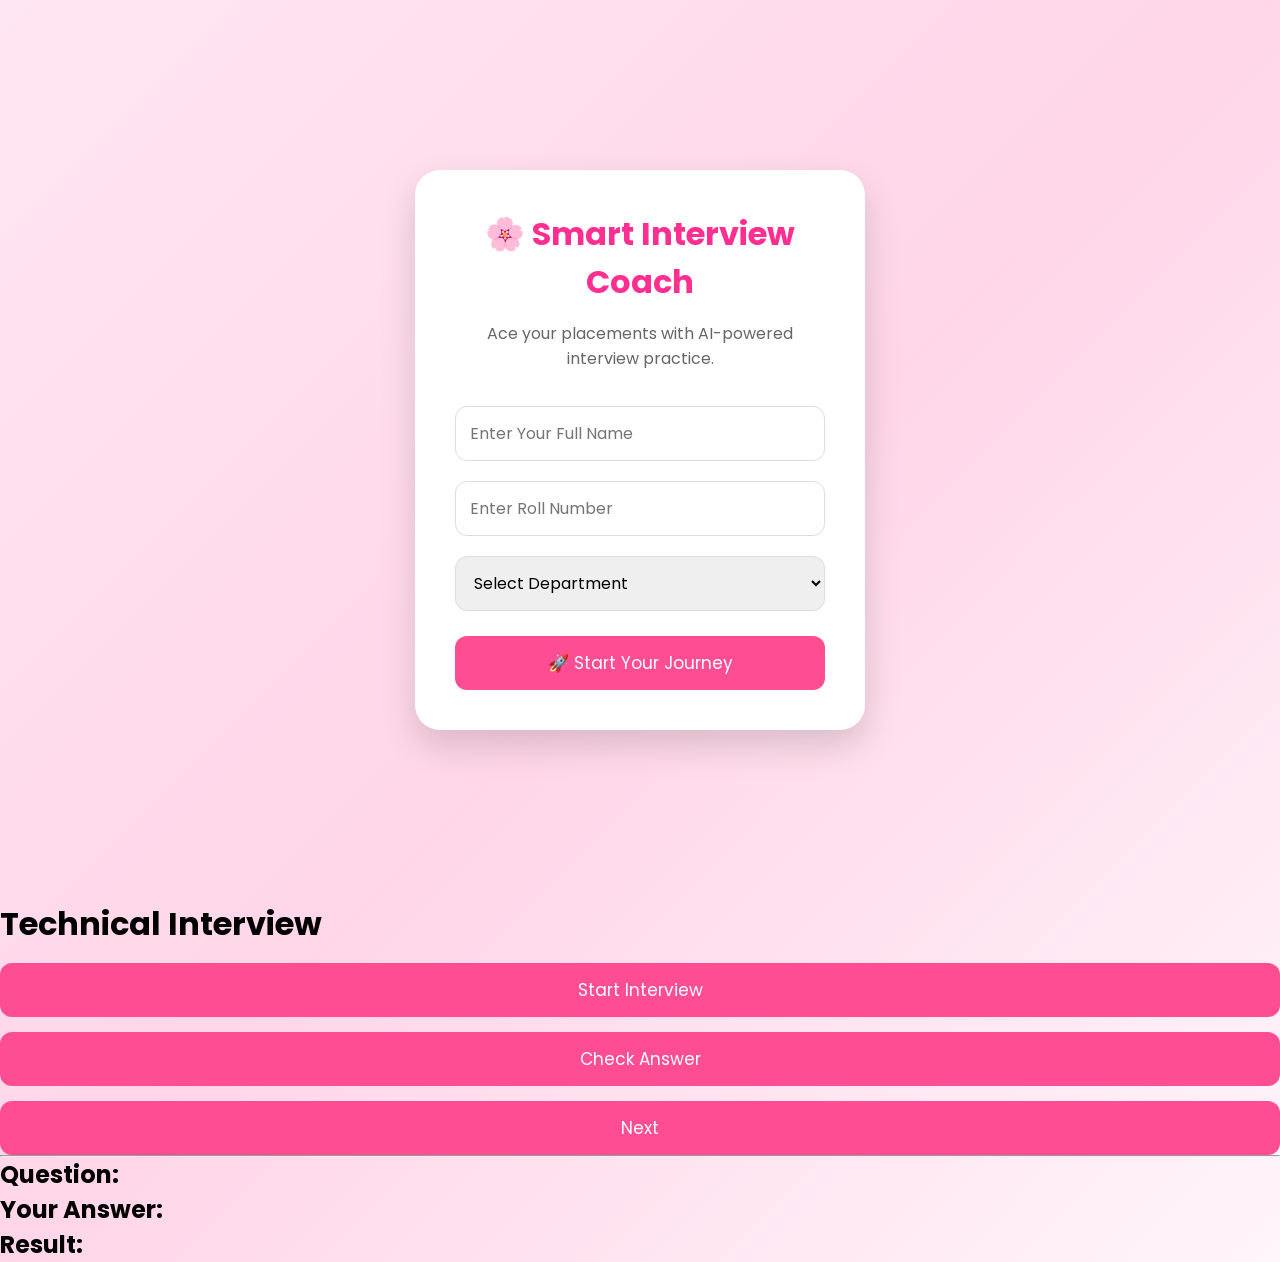
<file: index.html>
<!DOCTYPE html>
<html lang="en">

<head>

<meta charset="UTF-8">

<meta name="viewport" content="width=device-width, initial-scale=1.0">

<title>Smart Interview Coach</title>

<link rel="stylesheet" href="style.css">

<link rel="preconnect" href="https://fonts.googleapis.com">

<link href="https://fonts.googleapis.com/css2?family=Poppins:wght@300;400;600;700&display=swap" rel="stylesheet">

</head>

<body>

<div class="container">

<div class="card">

<h1>🌸 Smart Interview Coach</h1>

<p class="subtitle">

Ace your placements with AI-powered interview practice.

</p>

<input
type="text"
id="username"
placeholder="Enter Your Full Name">

<input
type="text"
id="roll"
placeholder="Enter Roll Number">

<select id="department">

<option value="">Select Department</option>

<option>AIML</option>

<option>CSE</option>

<option>ECE</option>

<option>EEE</option>

<option>IT</option>

<option>MECH</option>

<option>CIVIL</option>

</select>

<button onclick="startInterview()">

🚀 Start Your Journey

</button>

</div>

</div>

<script src="script.js"></script>

</body>

</html>
<!DOCTYPE html>
<html>
<head>
    <title>Smart Interview - Technical</title>
</head>

<body>

<h1>Technical Interview</h1>

<button onclick="startTechnicalInterview()">Start Interview</button>
<button onclick="checkTechAnswer()">Check Answer</button>
<button onclick="nextTechQuestion()">Next</button>

<hr>

<h2>Question:</h2>
<div id="questionBox"></div>

<h2>Your Answer:</h2>
<div id="answerBox"></div>

<h2>Result:</h2>
<div id="feedbackBox"></div>

<script src="speech.js"></script>
<script src="technical-interview.js"></script>

</body>
</html>
</file>
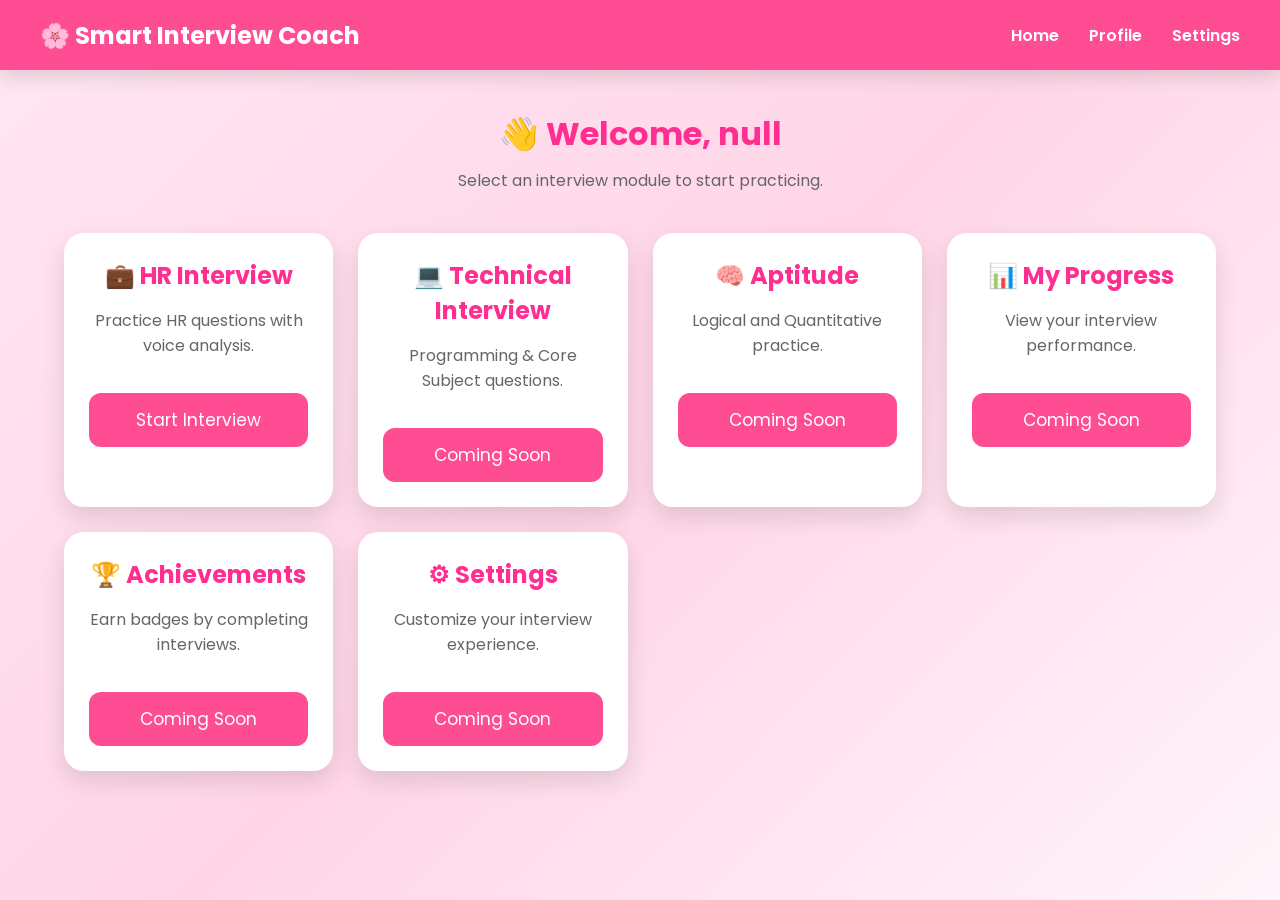
<file: dashboard.html>
<!DOCTYPE html>
<html lang="en">

<head>

<meta charset="UTF-8">
<meta name="viewport" content="width=device-width, initial-scale=1.0">

<title>Dashboard</title>

<link rel="stylesheet" href="style.css">

<link rel="preconnect" href="https://fonts.googleapis.com">

<link href="https://fonts.googleapis.com/css2?family=Poppins:wght@300;400;600;700&display=swap" rel="stylesheet">

</head>

<body>

<nav class="navbar">

<h2>🌸 Smart Interview Coach</h2>

<ul>

<li><a href="dashboard.html">Home</a></li>

<li><a href="profile.html">Profile</a></li>

<li><a href="#">Settings</a></li>

</ul>

</nav>

<div class="dashboard">

<h1 id="welcome"></h1>

<p>Select an interview module to start practicing.</p>

<div class="cards">

<div class="card-box">

<h2>💼 HR Interview</h2>

<p>Practice HR questions with voice analysis.</p>

<button onclick="location.href='interview.html'">

Start Interview

</button>

</div>

<div class="card-box">

<h2>💻 Technical Interview</h2>

<p>Programming & Core Subject questions.</p>

<button>

Coming Soon

</button>

</div>

<div class="card-box">

<h2>🧠 Aptitude</h2>

<p>Logical and Quantitative practice.</p>

<button>

Coming Soon

</button>

</div>

<div class="card-box">

<h2>📊 My Progress</h2>

<p>View your interview performance.</p>

<button>

Coming Soon

</button>

</div>

<div class="card-box">

<h2>🏆 Achievements</h2>

<p>Earn badges by completing interviews.</p>

<button>

Coming Soon

</button>

</div>

<div class="card-box">

<h2>⚙ Settings</h2>

<p>Customize your interview experience.</p>

<button>

Coming Soon

</button>

</div>

</div>

</div>

<script>

const username = localStorage.getItem("username");

document.getElementById("welcome").innerHTML =
"👋 Welcome, " + username;

</script>

</body>

</html>
</file>
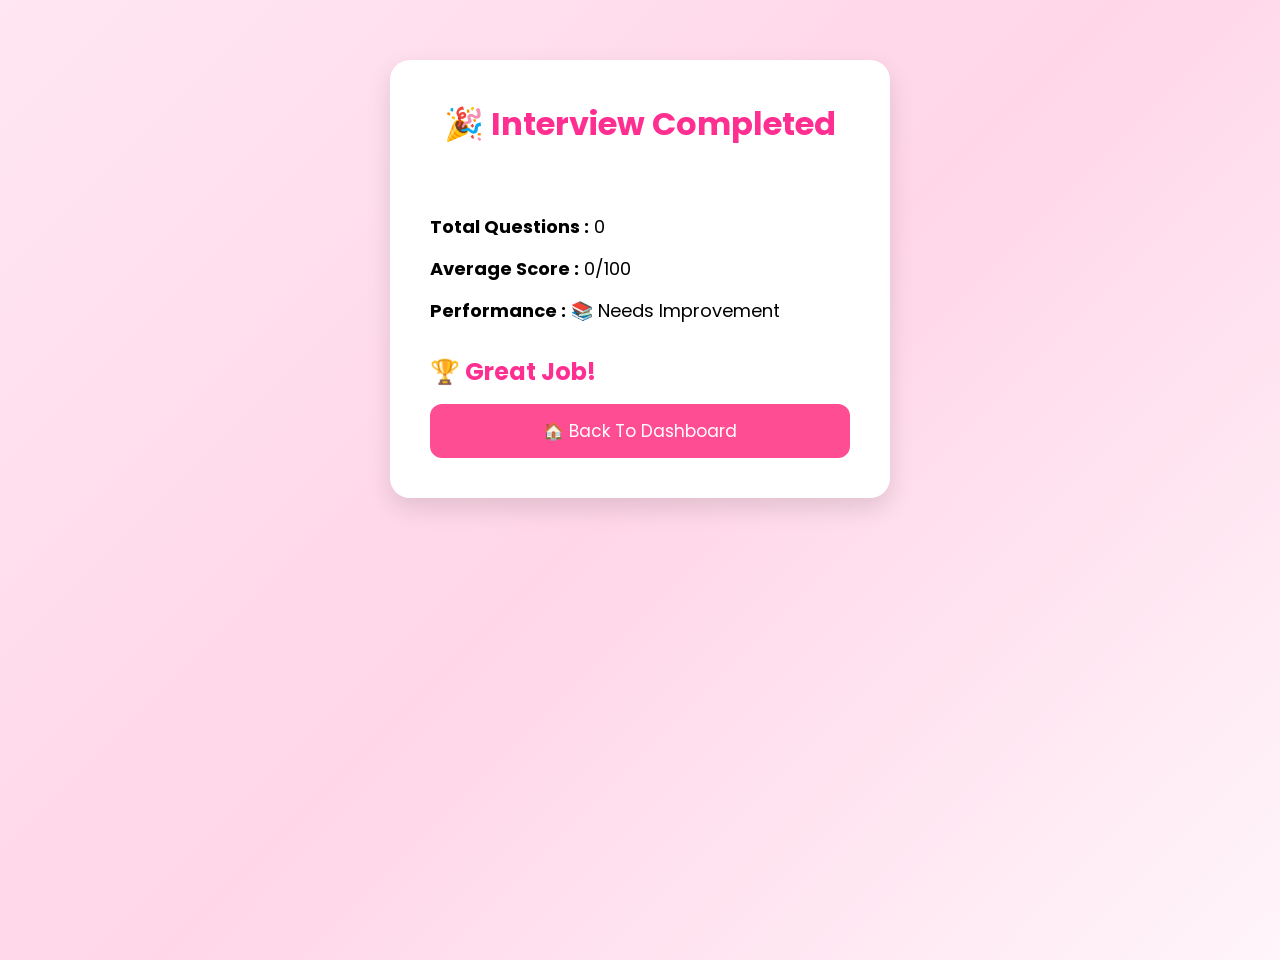
<file: feedback.html>
<!DOCTYPE html>
<html lang="en">

<head>

<meta charset="UTF-8">

<meta name="viewport" content="width=device-width, initial-scale=1.0">

<title>Final Interview Report</title>

<link rel="stylesheet" href="style.css">

<link href="https://fonts.googleapis.com/css2?family=Poppins:wght@300;400;600;700&display=swap" rel="stylesheet">

</head>

<body>

<div class="profile-card">

<h1>🎉 Interview Completed</h1>

<h2 id="studentName"></h2>

<br>

<p><strong>Total Questions :</strong> <span id="total"></span></p>

<p><strong>Average Score :</strong> <span id="average"></span></p>

<p><strong>Performance :</strong> <span id="performance"></span></p>

<h2 style="margin-top:30px;color:#ff2f92;">
🏆 Great Job!
</h2>

<button onclick="location.href='dashboard.html'">

🏠 Back To Dashboard

</button>

</div>

<script>

const username=localStorage.getItem("username");

document.getElementById("studentName").innerHTML=
username;

const scores=JSON.parse(localStorage.getItem("scores")) || [];

document.getElementById("total").innerHTML=scores.length;

let sum=0;

scores.forEach(score=>{

sum+=score;

});

let average=0;

if(scores.length>0){

average=Math.round(sum/scores.length);

}

document.getElementById("average").innerHTML=
average+"/100";

let performance="";

if(average>=90){

performance="🌟 Excellent";

}

else if(average>=75){

performance="👍 Very Good";

}

else if(average>=60){

performance="🙂 Good";

}

else{

performance="📚 Needs Improvement";

}

document.getElementById("performance").innerHTML=
performance;

localStorage.removeItem("scores");

</script>

</body>

</html>
</file>
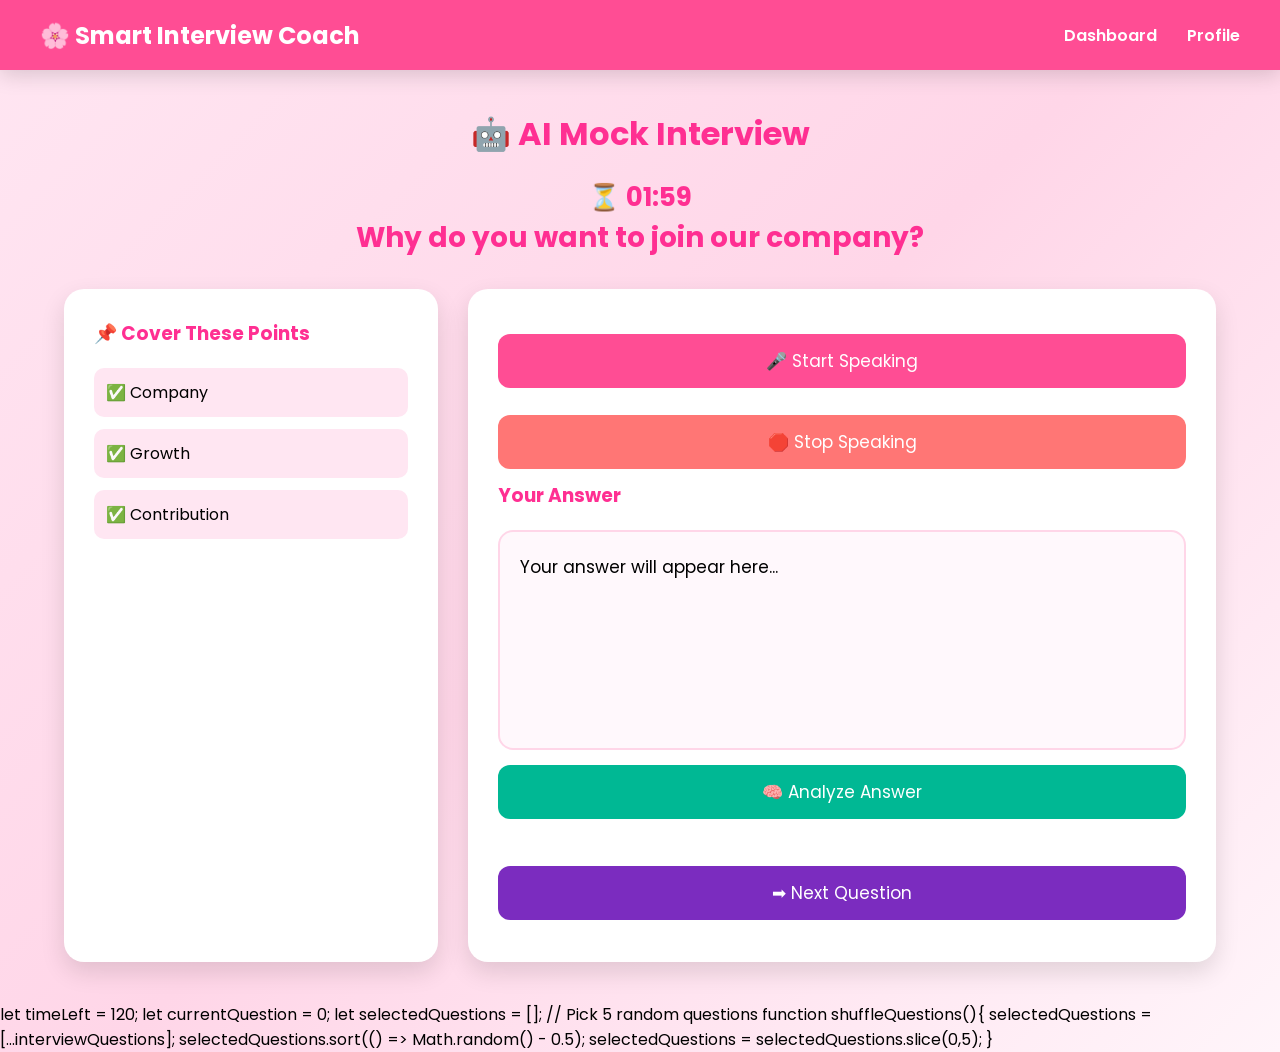
<file: interview.html>
<!DOCTYPE html>
<html lang="en">

<head>

<meta charset="UTF-8">
<meta name="viewport" content="width=device-width, initial-scale=1.0">

<title>AI Mock Interview</title>

<link rel="stylesheet" href="style.css">

<link href="https://fonts.googleapis.com/css2?family=Poppins:wght@300;400;600;700&display=swap" rel="stylesheet">

</head>

<body>

<nav class="navbar">

<h2>🌸 Smart Interview Coach</h2>

<ul>
<li><a href="dashboard.html">Dashboard</a></li>
<li><a href="profile.html">Profile</a></li>
</ul>

</nav>

<div class="interview-page">

<h1 class="title">🤖 AI Mock Interview</h1>

<h2 id="timer" style="text-align:center;color:#ff2f92;font-size:26px;">
⏳ 02:00
</h2>

<h2 id="question"></h2>

<div class="interview-layout">

<div class="left-panel">

<h3>📌 Cover These Points</h3>

<ul id="points"></ul>

</div>

<div class="right-panel">

<button id="startBtn">🎤 Start Speaking</button>

<button id="stopBtn">🛑 Stop Speaking</button>

<h3>Your Answer</h3>

<div id="transcript">
Your answer will appear here...
</div>

<button id="analyzeBtn">
🧠 Analyze Answer
</button>

<div id="reportCard" class="report-card" style="display:none;">

<h2>🤖 AI Interview Report</h2>

<p><strong>Coverage:</strong>
<span id="coverageScore"></span>
</p>

<p><strong>Communication:</strong>
<span id="communicationScore"></span>
</p>

<p><strong>Overall Score:</strong>
<span id="overallScore"></span>
</p>

<h3>💡 Suggestions</h3>

<div id="suggestions"></div>

<h3>📝 Grammar Feedback</h3>

<div id="grammar"></div>

<h3>🎤 Filler Words</h3>

<div id="fillers"></div>

</div>

<p id="countdown"
style="font-size:22px;color:#ff2f92;font-weight:bold;text-align:center;margin-top:20px;">
</p>

<button id="nextBtn">
➡ Next Question
</button>

</div>

</div>

</div>

<script src="interviewData.js"></script>
<script src="speech.js"></script>
<script src="analyzer.js"></script>
let timeLeft = 120;

let currentQuestion = 0;

let selectedQuestions = [];

// Pick 5 random questions
function shuffleQuestions(){

    selectedQuestions = [...interviewQuestions];

    selectedQuestions.sort(() => Math.random() - 0.5);

    selectedQuestions = selectedQuestions.slice(0,5);

}
<script>

let timeLeft = 120;

let currentQuestion = 0;

let selectedQuestions = [];

function shuffleQuestions(){

selectedQuestions=[...interviewQuestions];

selectedQuestions.sort(()=>Math.random()-0.5);

selectedQuestions=selectedQuestions.slice(0,5);

}

function startTimer(){

clearInterval(window.interviewTimer);

timeLeft=120;

updateTimer();

window.interviewTimer=setInterval(function(){

timeLeft--;

updateTimer();

if(timeLeft<=0){

clearInterval(window.interviewTimer);

alert("⏰ Time's up! Please analyze your answer.");

}

},1000);

}

function updateTimer(){

const min=String(Math.floor(timeLeft/60)).padStart(2,'0');

const sec=String(timeLeft%60).padStart(2,'0');

document.getElementById("timer").innerHTML=
"⏳ "+min+":"+sec;

}

function loadQuestion(){

const question=
selectedQuestions[currentQuestion].question;

document.getElementById("question").innerHTML=
question;

window.speechSynthesis.cancel();

const speech=
new SpeechSynthesisUtterance(question);

speech.lang="en-US";

speech.rate=0.9;

speech.pitch=1;

window.speechSynthesis.speak(speech);

const list=document.getElementById("points");

list.innerHTML="";

selectedQuestions[currentQuestion].points.forEach(item=>{

const li=document.createElement("li");

li.innerHTML="✅ "+item.title;

list.appendChild(li);

});document.getElementById("transcript").innerHTML =
"Your answer will appear here...";

document.getElementById("reportCard").style.display =
"none";

document.getElementById("countdown").innerHTML = "";

startTimer();

}

shuffleQuestions();

loadQuestion();

document.getElementById("nextBtn").onclick=function(){

currentQuestion++;

if(currentQuestion>=selectedQuestions.length){

window.location.href="feedback.html";

return;

}

}

</script>

</body>

</html>
</file>
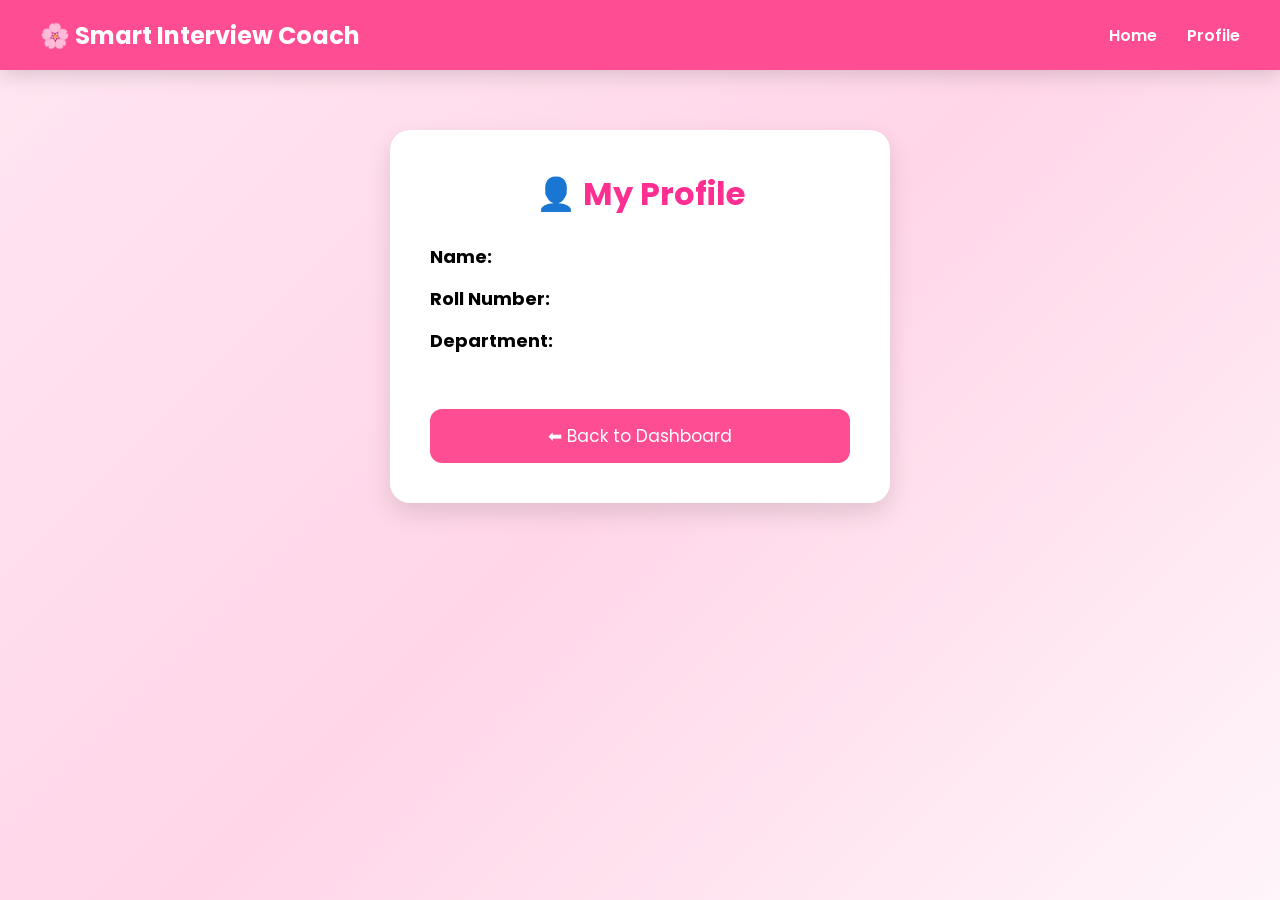
<file: profile.html>
<!DOCTYPE html>
<html lang="en">

<head>

<meta charset="UTF-8">
<meta name="viewport" content="width=device-width, initial-scale=1.0">

<title>Profile</title>

<link rel="stylesheet" href="style.css">

<link rel="preconnect" href="https://fonts.googleapis.com">

<link href="https://fonts.googleapis.com/css2?family=Poppins:wght@300;400;600;700&display=swap" rel="stylesheet">

</head>

<body>

<nav class="navbar">

<h2>🌸 Smart Interview Coach</h2>

<ul>

<li><a href="dashboard.html">Home</a></li>

<li><a href="profile.html">Profile</a></li>

</ul>

</nav>

<div class="profile-card">

<h1>👤 My Profile</h1>

<p><strong>Name:</strong> <span id="name"></span></p>

<p><strong>Roll Number:</strong> <span id="roll"></span></p>

<p><strong>Department:</strong> <span id="department"></span></p>

<br>

<button onclick="location.href='dashboard.html'">

⬅ Back to Dashboard

</button>

</div>

<script>

document.getElementById("name").innerHTML =
localStorage.getItem("username");

document.getElementById("roll").innerHTML =
localStorage.getItem("roll");

document.getElementById("department").innerHTML =
localStorage.getItem("department");

</script>

</body>

</html>
</file>
<file: style.css>
/* ===============================
   SMART INTERVIEW COACH
   Version 2.0
==================================*/

*{
margin:0;
padding:0;
box-sizing:border-box;
font-family:'Poppins',sans-serif;
}

body{
background:linear-gradient(135deg,#ffe6f2,#ffd6e8,#fff5fa);
min-height:100vh;
}

/* NAVBAR */

.navbar{
width:100%;
height:70px;
background:#ff4d94;
display:flex;
justify-content:space-between;
align-items:center;
padding:0 40px;
box-shadow:0 5px 20px rgba(0,0,0,.15);
}

.navbar h2{
color:white;
}

.navbar ul{
display:flex;
list-style:none;
gap:30px;
}

.navbar a{
color:white;
text-decoration:none;
font-weight:600;
}

/* LOGIN */

.container{
display:flex;
justify-content:center;
align-items:center;
min-height:100vh;
}

.card{
background:white;
width:450px;
padding:40px;
border-radius:25px;
box-shadow:0 15px 35px rgba(0,0,0,.15);
text-align:center;
}

.card h1{
color:#ff2f92;
margin-bottom:15px;
}

.subtitle{
margin-bottom:25px;
color:#666;
}

input,
select{
width:100%;
padding:14px;
margin:10px 0;
border-radius:12px;
border:1px solid #ddd;
font-size:16px;
}

button{
width:100%;
padding:14px;
margin-top:15px;
border:none;
border-radius:12px;
background:#ff4d94;
color:white;
font-size:17px;
cursor:pointer;
transition:.3s;
}

button:hover{
background:#ff2f92;
transform:translateY(-2px);
}

/* DASHBOARD */

.dashboard{
width:90%;
margin:40px auto;
}

.dashboard h1{
text-align:center;
color:#ff2f92;
margin-top:30px;
}

.dashboard p{
text-align:center;
margin-top:10px;
color:#666;
}

.cards{
display:grid;
grid-template-columns:repeat(auto-fit,minmax(250px,1fr));
gap:25px;
margin-top:40px;
}

.card-box{
background:white;
padding:25px;
border-radius:20px;
text-align:center;
box-shadow:0 10px 25px rgba(0,0,0,.12);
transition:.3s;
}

.card-box:hover{
transform:translateY(-8px);
}

.card-box h2{
color:#ff2f92;
margin-bottom:15px;
}

.card-box p{
margin-bottom:20px;
}

/* PROFILE */

.profile-card{
width:500px;
margin:60px auto;
background:white;
padding:40px;
border-radius:20px;
box-shadow:0 10px 25px rgba(0,0,0,.12);
}

.profile-card h1{
color:#ff2f92;
margin-bottom:25px;
text-align:center;
}

.profile-card p{
font-size:18px;
margin:15px 0;
}

/* INTERVIEW */

.interview-page{
width:90%;
margin:40px auto;
}

.title{
text-align:center;
color:#ff2f92;
margin-bottom:20px;
}

#question{
text-align:center;
font-size:28px;
margin-bottom:30px;
color:#ff2f92;
}

.interview-layout{
display:grid;
grid-template-columns:1fr 2fr;
gap:30px;
}

.left-panel,
.right-panel{
background:white;
padding:30px;
border-radius:20px;
box-shadow:0 10px 25px rgba(0,0,0,.12);
}

.left-panel h3,
.right-panel h3{
color:#ff2f92;
margin-bottom:20px;
}

.left-panel ul{
list-style:none;
}

.left-panel li{
background:#ffe6f2;
padding:12px;
margin-bottom:12px;
border-radius:10px;
}

#transcript{
margin-top:20px;
background:#fff8fc;
border:2px solid #ffd6e8;
border-radius:15px;
min-height:220px;
padding:20px;
overflow:auto;
line-height:1.6;
}

#startBtn,
#stopBtn,
#analyzeBtn{
margin-top:15px;
}
#nextBtn{
background:#7b2cbf;
margin-top:15px;
}

#nextBtn:hover{
background:#5a189a;
}

#analyzeBtn{
background:#00b894;
}

#analyzeBtn:hover{
background:#00997a;
}

#startBtn{
background:#ff4d94;
}

#stopBtn{
background:#ff7675;
}

.right-panel button{
margin-bottom:12px;
}

#transcript{
font-size:17px;
line-height:1.8;
}
.report-card{

margin-top:25px;

background:white;

padding:25px;

border-radius:20px;

box-shadow:0 10px 25px rgba(255,77,148,.25);

border-left:8px solid #ff4d94;

}

.report-card h2{

color:#ff2f92;

margin-bottom:20px;

}

.report-card p{

font-size:18px;

margin:10px 0;

}

#suggestions{

background:#fff5fa;

padding:15px;

border-radius:12px;

margin-top:15px;

line-height:1.7;

}
#grammar,
#fillers{

margin-top:15px;

padding:15px;

background:#fff5fa;

border-radius:12px;

line-height:1.8;

font-size:17px;

}
</file>
